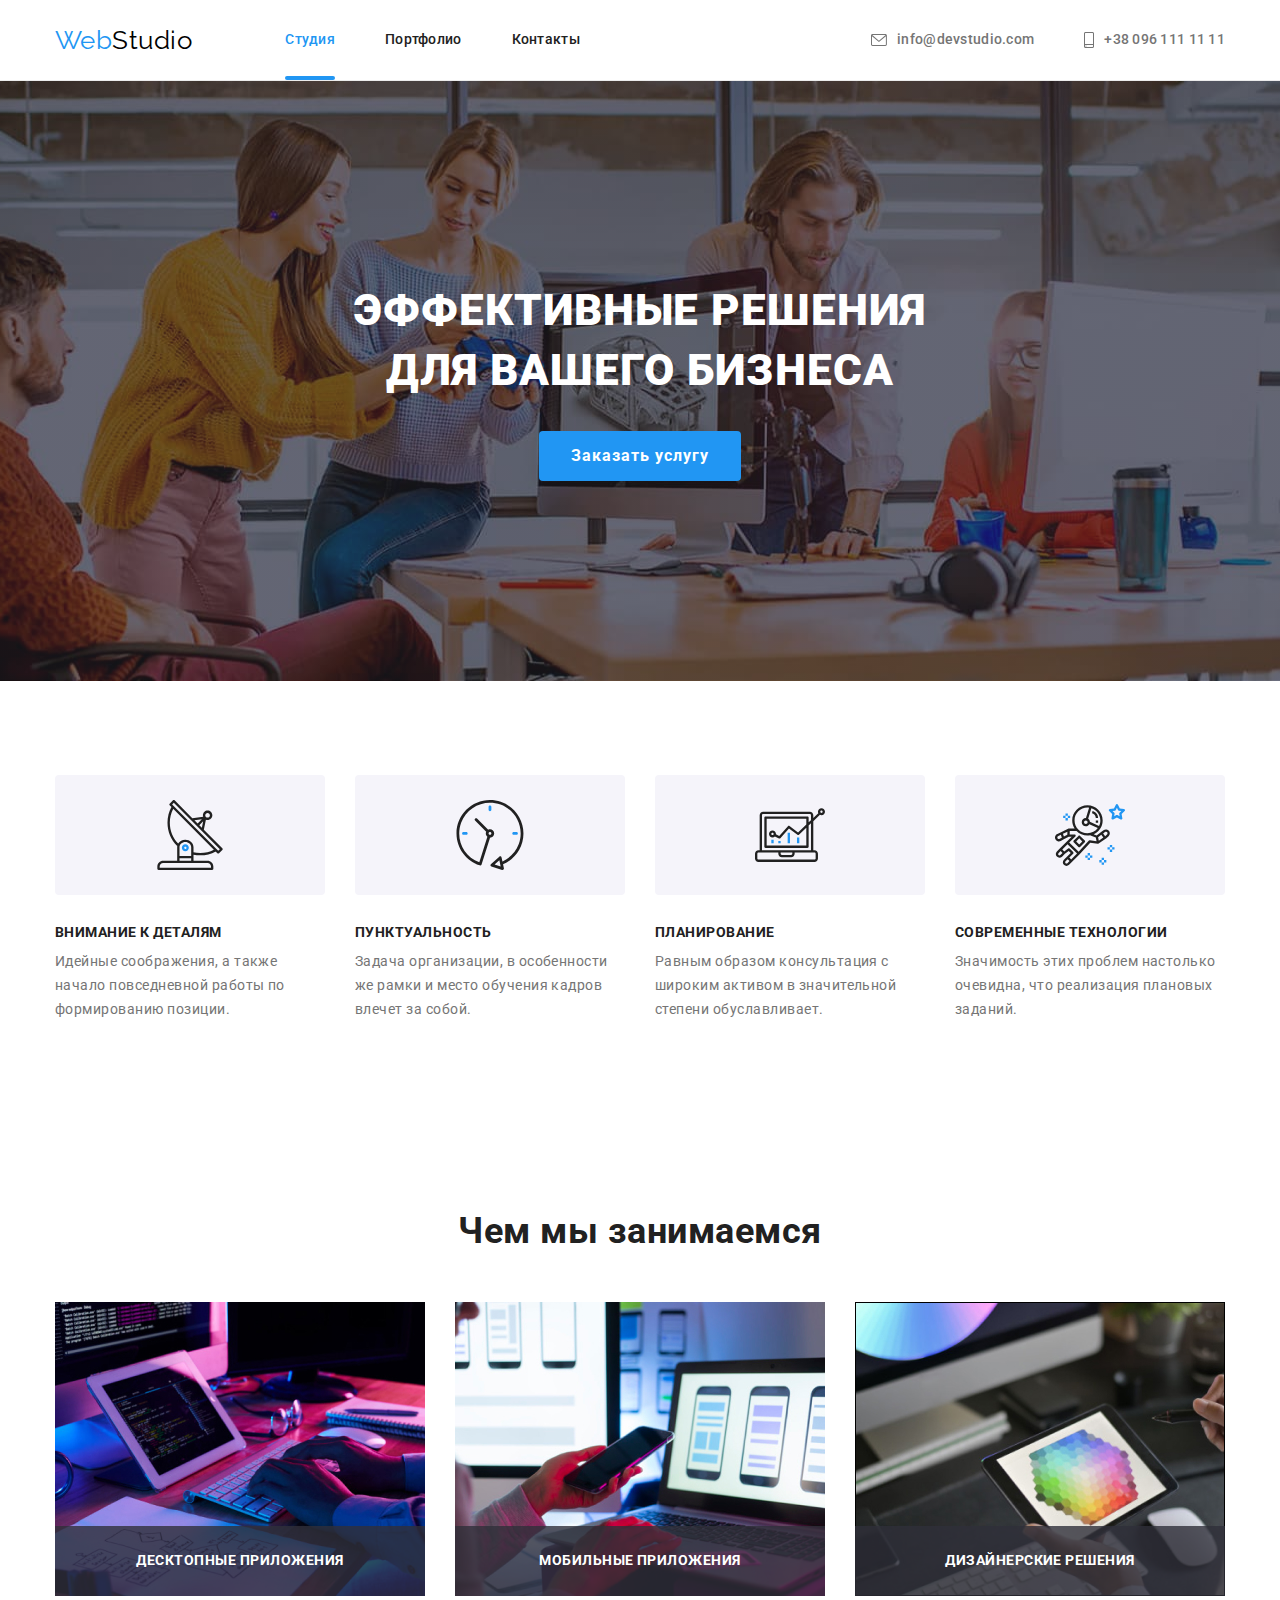
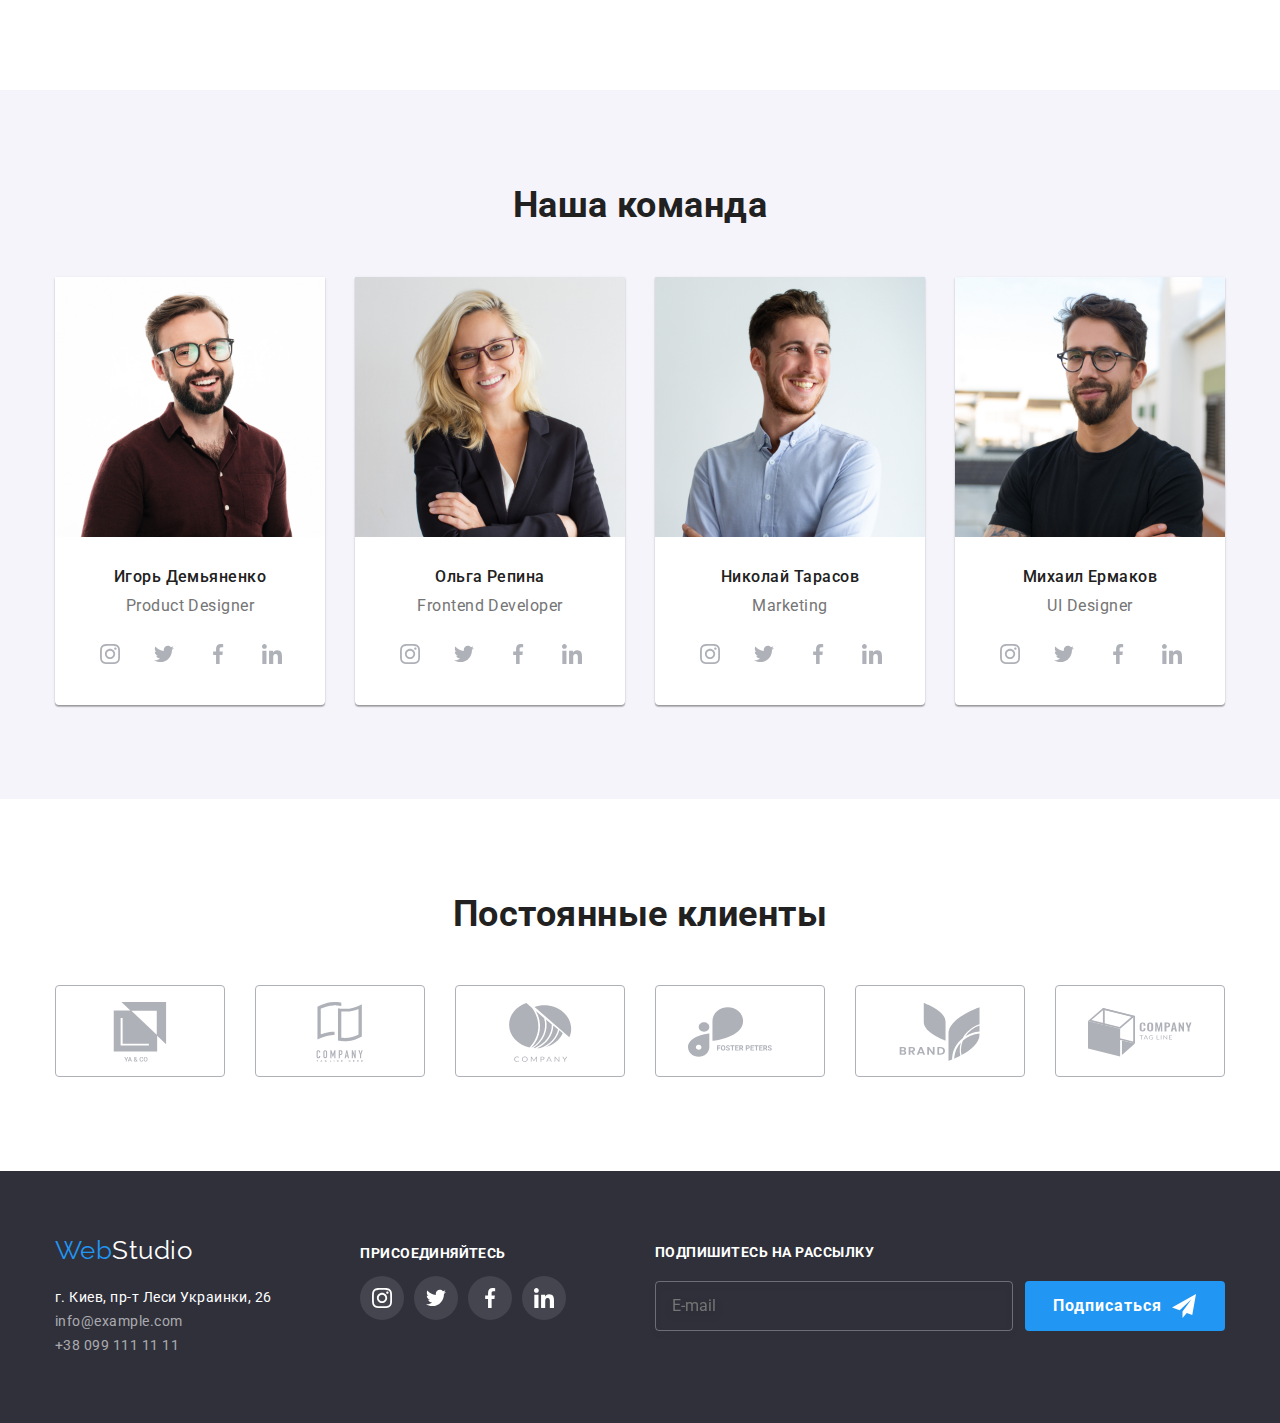
<file: index.html>
<!DOCTYPE html>
<html lang="en">
<head>
    <meta charset="UTF-8">
    <meta http-equiv="X-UA-Compatible" content="IE=edge">
    <meta name="viewport" content="width=device-width, initial-scale=1.0">
    <title>Document</title>
    <link href="https://fonts.googleapis.com/css2?family=Raleway:wght@700&family=Roboto:wght@400;500;700;900&display=swap" rel="stylesheet">
    <link rel="stylesheet" href="https://cdnjs.cloudflare.com/ajax/libs/modern-normalize/1.1.0/modern-normalize.min.css">
    <link rel="stylesheet" href="./css/styles.css">
</head>
<body>
    <!--Header-->
    <header class="header">
        <div class="conteiner main-nav">
        <nav class="nav">
            <a href="./index.html" class="logo"> <span class="logo-blue">Web</span>Studio</a>
            <ul class="header-nav">
                <li class="item"><a href="./index.html" class="link current">Студия</a></li>
                <li class="item"><a href="./portfolio.html" class="link">Портфолио</a></li>
                <li class="item"><a href="" class="link">Контакты</a></li>
            </ul>
        </nav>
        <ul class="header-address">
            <li class="item"><a href="mailto:info@devstudio.com" class="link">
                <svg class="icon-mail">
                    <use href="./images/icons.svg#icon-envelope"></use>
                </svg>
                info@devstudio.com</a></li>
            <li class="item"><a href="tel:+380961111111" class="link">
                <svg class="icon-phone">
                    <use href="./images/icons.svg#icon-smartphone"></use>
                </svg>
                +38 096 111 11 11</a></li>
        </ul>
        </div>
    </header>


<!--Main content-->

<main>
    <!--Banner-->
    
        <section class="banner">
            <div class="conteiner">
                <h1 class="banner-text">Эффективные решения 
                    для вашего бизнеса</h1>
                <button type="button" class="banner-button" data-modal-open>Заказать услугу</button>
            </div>
            <div class="blackdrop is-hidden" data-modal>
                <div class="modal">
                    <button data-modal-close class="modal-btn">
                        <svg width="11" height="11">
                            <use href="./images/icons.svg#icon-vector"></use>
                        </svg>
                    </button>
                    <form class="modal-form" action="user_form" autocomplete="off">
                        <p class="modal-title">Оставьте свои данные, мы вам перезвоним</p>
                        <div class="modal-list">
                            <label class="modal-label" for="name">Имя</label>
                            <input class="modal-input" type="text" id="name">
                            <span class="modal-icon">
                                <svg width="18" height="18">
                                    <use href="./images/icons.svg#icon-modal-user"></use>
                                </svg>
                            </span>
                            </div>
                            <div class="modal-list">
                                <label class="modal-label" for="tel">Телефон</label>                                
                                <input class="modal-input" type="tel" id="tel">
                                <span class="modal-icon">
                                    <svg  width="18" height="18">
                                        <use href="./images/icons.svg#icon-modal-tel"></use>
                                    </svg>
                                </span>                                
                            </div>
                            <div class="modal-list">
                                <label class="modal-label" for="email">Почта</label>                                
                                <input class="modal-input" type="email" id="email">
                                <span class="modal-icon">
                                    <svg width="18" height="18" xmlns="http://www.w3.org/2000/svg">
                                        <use href="./images/icons.svg#icon-modal-mail"></use>
                                    </svg>
                                </span>                                
                            </div>
                            <div class="modal-list">
                                <label class="modal-label" for="comment">Комментарий</label>
                                <textarea name="comment" id="comment" rows="5" placeholder="Введите текст"></textarea>
                            </div>
                            <div class="modal-checkbox">
                                <input class="checkbox-input" type="checkbox" name="check-box" id="check-box">
                                <span class="agreement-icon">
                                    <svg width="16" height="15" xmlns="http://www.w3.org/2000/svg">
                                        <use href="./images/icons.svg#icon-agree-icon"></use>
                                    </svg>
                                </span>
                                <label class="modal-label" for="check-box">Соглашаюсь с рассылкой и принимаю <a class="link-agreement" href="">Условия договора</a></label>
                            </div>
                                <button class="form-btn" type="submit">Отправить</button>
                    </form>
                </div>
            </div>
    </section>
    
    
    <!-- info -->
    
        <section class="info section">
            <div class="conteiner">
                <ul class="info-list">
                    <li class="item">
                        <div class="icon-div">
                        <svg class="icon-antenna icon" width="70" height="70">
                            <use href="./images/icons.svg#icon-antenna"></use>
                        </svg>
                    </div>
                        <h3 class="info-head">Внимание к деталям</h3>
                        <p class="info-text">Идейные соображения, а также начало повседневной работы по формированию позиции.</p>
                    </li>
                    <li class="item">
                        <div class="icon-div">
                        <svg class="icon-clock icon" width="70" height="70">
                            <use href="./images/icons.svg#icon-clock"></use>
                        </svg>
                    </div>
                        <h3 class="info-head">Пунктуальность</h3>
                        <p class="info-text">Задача организации, в особенности же рамки и место обучения кадров влечет за собой.</p>
                    </li>
                    <li class="item">
                        <div class="icon-div">
                        <svg class="icon-diagram icon" width="70" height="70">
                            <use href="./images/icons.svg#icon-diagram"></use>
                        </svg>
                    </div>
                        <h3 class="info-head">Планирование</h3>
                        <p class="info-text">Равным образом консультация с широким активом в значительной степени обуславливает.</p>
                    </li>
                    <li class="item">
                        <div class="icon-div">
                        <svg class="icon-astronaut icon" width="70" height="70">
                            <use href="./images/icons.svg#icon-astronaut"></use>
                        </svg>
                    </div>
                        <h3 class="info-head">Современные технологии</h3>
                        <p class="info-text">Значимость этих проблем настолько очевидна, что реализация плановых заданий.</p>
                    </li>
                </ul>
            </div>
        </section>
    

    <!--What we do-->
    
        <section class="our-work section">
            <div class="conteiner">
                <h2 class="section-title">Чем мы занимаемся</h2>
            <ul class="work-list">
                <li class="item">
                    <div class="work-thumb">
                    <img src="./images/img.jpg" alt="hand on a keyboard" width="370">
                    <p class="work-cover">Десктопные приложения</p>
                    </div>
                </li>
                <li class="item">
                    <div class="work-thumb">
                    <img src="./images/img(1).jpg" alt="one hand with telephone, another one on laptop" width="370">
                    <p class="work-cover">Мобильные приложения</p>
                    </div>
                </li>
                <li class="item">
                    <div class="work-thumb">
                    <img src="./images/img(2).jpg" alt="a tablet in one hand" width="370">
                    <p class="work-cover">Дизайнерские решения</p>
                    </div>
                </li>
            </ul>
            </div>
        </section>
    

        <!--Our team-->
        
            <section class="team section">
                <div class="conteiner">
                    <h2 class="section-title">Наша команда</h2>
                <ul class="team-list">
                    <li class="item">
                        <img src="./images/img(3).jpg" alt="photo" width="270">
                        <h3 class="team-name">Игорь Демьяненко</h3>
                        <p class="team-position">Product Designer</p>
                        <ul class="team-links">
                            <li><a href="" class="social-link">
                                    <svg class="team-social-link" width="20" height="20">
                                        <use href="./images/icons.svg#icon-instagram"></use>
                                    </svg>
                                </a></li>
                            <li><a href="" class="social-link">
                                    <svg class="team-social-link" width="20" height="20">
                                        <use href="./images/icons.svg#icon-twitter"></use>
                                    </svg>
                                </a></li>
                            <li><a href="" class="social-link">
                                    <svg class="team-social-link" width="20" height="20">
                                        <use href="./images/icons.svg#icon-facebook"></use>
                                    </svg>
                                </a></li>
                            <li><a href="" class="social-link">
                                    <svg class="team-social-link" width="20" height="20">
                                        <use href="./images/icons.svg#icon-linkedin"></use>
                                    </svg>
                                </a></li>
                        </ul>
                    </li>
                    <li class="item">
                        <img src="./images/img(4).jpg" alt="photo" width="270">
                        <h3 class="team-name">Ольга Репина</h3>
                        <p class="team-position">Frontend Developer</p>
                        <ul class="team-links">
                            <li><a href="" class="social-link">
                                <svg class="team-social-link" width="20" height="20">
                                    <use href="./images/icons.svg#icon-instagram"></use>
                                </svg>
                            </a></li>
                            <li><a href="" class="social-link">
                                <svg class="team-social-link" width="20" height="20">
                                    <use href="./images/icons.svg#icon-twitter"></use>
                                </svg>
                            </a></li>
                            <li><a href="" class="social-link">
                                <svg class="team-social-link" width="20" height="20">
                                    <use href="./images/icons.svg#icon-facebook"></use>
                                </svg>
                            </a></li>
                            <li><a href="" class="social-link">
                                <svg class="team-social-link" width="20" height="20">
                                    <use href="./images/icons.svg#icon-linkedin"></use>
                                </svg>
                            </a></li>
                        </ul>
                    </li>
                    <li class="item">
                        <img src="./images/img(5).jpg" alt="photo" width="270">
                        <h3 class="team-name">Николай Тарасов</h3>
                        <p class="team-position">Marketing</p>
                        <ul class="team-links">
                            <li><a href="" class="social-link">
                                    <svg class="team-social-link" width="20" height="20">
                                        <use href="./images/icons.svg#icon-instagram"></use>
                                    </svg>
                                </a></li>
                            <li><a href="" class="social-link">
                                    <svg class="team-social-link" width="20" height="20">
                                        <use href="./images/icons.svg#icon-twitter"></use>
                                    </svg>
                                </a></li>
                            <li><a href="" class="social-link">
                                    <svg class="team-social-link" width="20" height="20">
                                        <use href="./images/icons.svg#icon-facebook"></use>
                                    </svg>
                                </a></li>
                            <li><a href="" class="social-link">
                                    <svg class="team-social-link" width="20" height="20">
                                        <use href="./images/icons.svg#icon-linkedin"></use>
                                    </svg>
                                </a></li>
                        </ul>
                    </li>
                     <li class="item">
                         <img src="./images/img(6).jpg" alt="photo" width="270">
                         <h3 class="team-name">Михаил Ермаков</h3>
                         <p class="team-position">UI Designer</p>
                        <ul class="team-links">
                            <li><a href="" class="social-link">
                                    <svg class="team-social-link" width="20" height="20">
                                        <use href="./images/icons.svg#icon-instagram"></use>
                                    </svg>
                                </a></li>
                            <li><a href="" class="social-link">
                                    <svg class="team-social-link" width="20" height="20">
                                        <use href="./images/icons.svg#icon-twitter"></use>
                                    </svg>
                                </a></li>
                            <li><a href="" class="social-link">
                                    <svg class="team-social-link" width="20" height="20">
                                        <use href="./images/icons.svg#icon-facebook"></use>
                                    </svg>
                                </a></li>
                            <li><a href="" class="social-link">
                                    <svg class="team-social-link" width="20" height="20">
                                        <use href="./images/icons.svg#icon-linkedin"></use>
                                    </svg>
                                </a></li>
                        </ul>
                        </li>
                </ul>
                </div>
            </section>

            <!--Client -->

            <section class="client section">
                <div class="conteiner">
                    <h2 class="section-title">Постоянные клиенты</h2>
                    <ul class="client-list">
                        <li class="client-item">
                            <a href="" class="client-link">
                            <svg class="client-icon" width="106" height="60">
                                <use href="./images/icons.svg#icon-group-Ya"></use>
                            </svg>
                        </a>
                        </li>
                        <li class="client-item">
                            <a href="" class="client-link">
                            <svg class="client-icon" width="106" height="60">
                                <use href="./images/icons.svg#icon-group-taglinehere"></use>
                            </svg>
                        </a>
                        </li>
                        <li class="client-item">
                            <a href="" class="client-link">
                            <svg class="client-icon" width="106" height="60">
                                <use href="./images/icons.svg#icon-group-company"></use>
                            </svg>
                        </a>
                        </li>
                        <li class="client-item">
                            <a href="" class="client-link">
                            <svg class="client-icon" width="106" height="60">
                                <use href="./images/icons.svg#icon-group-foster"></use>
                            </svg>
                        </a>
                        </li>
                        <li class="client-item">
                            <a href="" class="client-link">
                            <svg class="client-icon" width="106" height="60">
                                <use href="./images/icons.svg#icon-group-brand"></use>
                            </svg>
                        </a>
                        </li>
                        <li class="client-item">
                            <a href="" class="client-link">
                            <svg class="client-icon" width="106" height="60">
                                <use href="./images/icons.svg#icon-group-tag-line"></use>
                            </svg>
                        </a>
                        </li>
                    </ul>
                </div>
            </section>
        
    </main>



    <!--Footers content-->

    <footer class="footer">
        <div class="conteiner">
            <div class="main-footer">
                <a href="./index.html" class="logo"><span class="logo-blue">Web</span>Studio</a>
                <address class="footer-nav">
                    <ul class="footer-address">
                        <li><a href="г.Киев,пр-тЛесиУкраинки,26" class="link address">г. Киев, пр-т Леси Украинки, 26</a>
                        </li>
                        <li><a href="mailto:info@example.com" class="link contact">info@example.com</a></li>
                        <li><a href="tel:+380991111111" class="link contact">+38 099 111 11 11</a></li>
                    </ul>
                </address>
            </div>
            <div class="footer-social">
                <h3 class="footer-social-title">присоединяйтесь</h3>
                <ul class="footer-social-list">
                    <li>
                        <a href="" class="footer-social-link">
                            <svg class="footer-social-icon" width="20" height="20">
                                <use href="./images/icons.svg#icon-instagram">
                                </use>
                            </svg>
                        </a>
                    </li>
                    <li>
                        <a href="" class="footer-social-link">
                            <svg class="footer-social-icon" width="20" height="20">
                                <use href="./images/icons.svg#icon-twitter">
                                </use>
                            </svg>
                        </a>
                    </li>
                    <li>
                        <a href="" class="footer-social-link">
                            <svg class="footer-social-icon" width="20" height="20">
                                <use href="./images/icons.svg#icon-facebook">
                                </use>
                            </svg>
                        </a>
                    </li>
                    <li>
                        <a href="" class="footer-social-link">
                            <svg class="footer-social-icon" width="20" height="20">
                                <use href="./images/icons.svg#icon-linkedin">
                                </use>
                            </svg>
                        </a>
                    </li>
                </ul>
            </div>
            <form class="footer-form" action="signup_form">
                <label class="footer-label" for="sign">Подпишитесь на рассылку</label>
                <div class="footer-div">
                    <input class="footer-input" type="email" name="sign" id="sign" placeholder="E-mail">
                    <button class="footer-btn" type="submit">Подписаться
                        <svg class="icon-send" width="24" height="24">
                            <use href="./images/icons.svg#icon-icon-send"></use>
                        </svg>
                    </button>
                </div>
            </form>
    
        </div>
    </footer>
    <script src="./js/modal.js"></script>
</body>
</html>
</file>
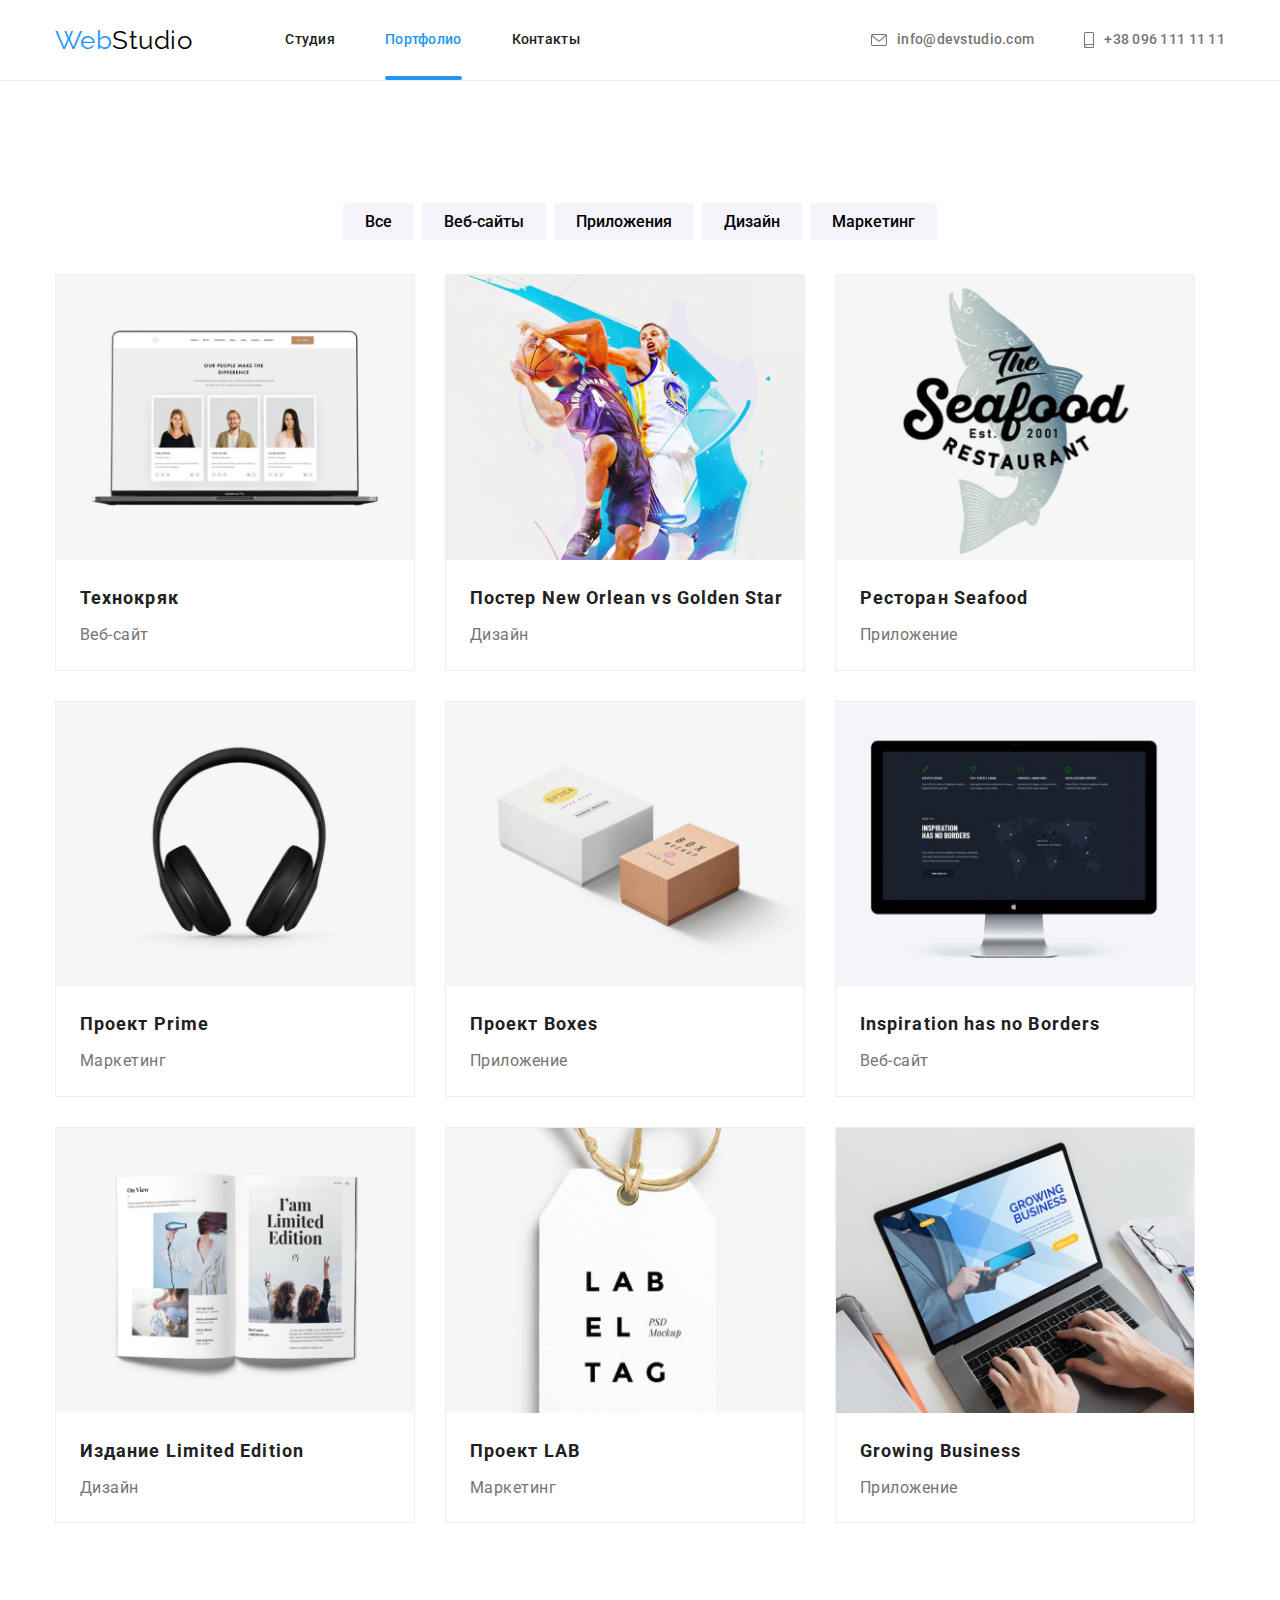
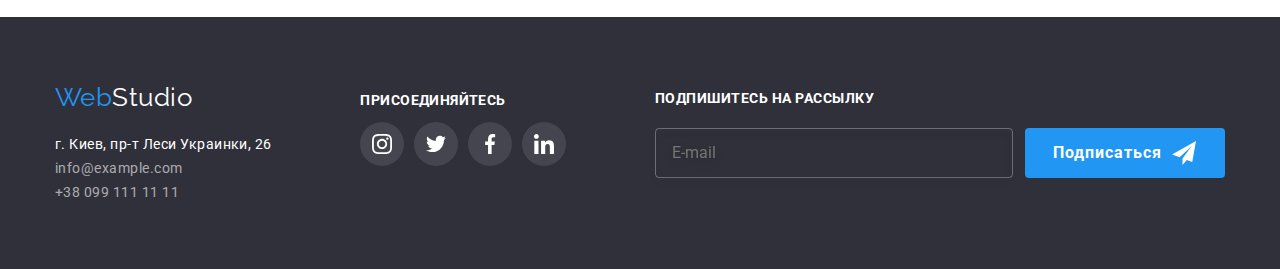
<file: portfolio.html>
<!DOCTYPE html>
<html lang="en">
<head>
    <meta charset="UTF-8">
    <meta http-equiv="X-UA-Compatible" content="IE=edge">
    <meta name="viewport" content="width=device-width, initial-scale=1.0">
    <title>Document</title>
    <link href="https://fonts.googleapis.com/css2?family=Raleway:wght@700&family=Roboto:wght@400;500;700;900&display=swap" rel="stylesheet">
    <link rel="stylesheet" href="https://cdnjs.cloudflare.com/ajax/libs/modern-normalize/1.1.0/modern-normalize.min.css">
    <link rel="stylesheet" href="./css/styles.css">
</head>
<body>

     <!--Header-->
     <header class="header">
        <div class="conteiner main-nav">
        <nav class="nav">
            <a href="./index.html" class="logo"> <span class="logo-blue">Web</span>Studio</a>
            <ul class="header-nav">
                <li class="item"><a href="./index.html" class="link">Студия</a></li>
                <li class="item"><a href="./portfolio.html" class="link current">Портфолио</a></li>
                <li class="item"><a href="" class="link">Контакты</a></li>
            </ul>
        </nav>
        <ul class="header-address">
            <li class="item"><a href="mailto:info@devstudio.com" class="link">
                    <svg class="icon-mail">
                        <use href="./images/icons.svg#icon-envelope"></use>
                    </svg>
                    info@devstudio.com</a></li>
            <li class="item"><a href="tel:+380961111111" class="link">
                    <svg class="icon-phone">
                        <use href="./images/icons.svg#icon-smartphone"></use>
                    </svg>
                    +38 096 111 11 11</a></li>
        </ul>
    </div>
    </header>

    <!--Main content-->

    <main>

        <!--Buttons list-->
        <section class="section">
            <div class="conteiner">
                <h2 class="port-title">company-projects</h2>
            <ul class="portfolio-nav">
                <li class="item">
                    <button type="button" class="portfolio-button">Все</button></li>
                <li class="item">
                    <button type="button" class="portfolio-button">Веб-сайты</button></li>
                <li class="item">
                    <button type="button" class="portfolio-button">Приложения</button></li>
                <li class="item">
                    <button type="button" class="portfolio-button">Дизайн</button></li>
                <li class="item">
                    <button type="button" class="portfolio-button">Маркетинг</button></li>
            </ul>

        <!-- Our projects -->
        <ul class="our-project">
                <li class="item">
                    <a href="" class="portfolio-link">
                        <div class="portfolio-thumb">
                            <img src="./images/HW_2/portfolio_1.jpg" alt="screen with fotos" width="370">
                            <p class="project-text">Технокряк это современная площадка распространения коронавируса. Компании используют эту
                                платформу для цифрового
                                шпионажа и атак на защищённые сервера конкурентов.</p>
                        </div>
                        <h3 class="project-name">Технокряк</h3>
                        <p class="product">Веб-сайт</p>
                    </a>
                </li>
                <li class="item">
                    <a href="" class="portfolio-link">
                        <div class="portfolio-thumb">
                            <img src="./images/HW_2/portfolio_2.jpg" alt="two basketball players" width="370">
                            <p class="project-text">Технокряк это современная площадка распространения коронавируса. Компании используют эту
                                платформу для цифрового
                                шпионажа и атак на защищённые сервера конкурентов.</p>
                        </div>
                        <h3 class="project-name">Постер New Orlean vs Golden Star</h3>
                        <p class="product">Дизайн</p>
                    </a>
                </li>
                <li class="item">
                    <a href="" class="portfolio-link">
                        <div class="portfolio-thumb">
                            <img src="./images/HW_2/portfolio_3.jpg" alt="signboard of a restoran" width="370">
                            <p class="project-text">Технокряк это современная площадка распространения коронавируса. Компании используют эту
                                платформу для цифрового
                                шпионажа и атак на защищённые сервера конкурентов.</p>
                        </div>
                        <h3 class="project-name">Ресторан Seafood</h3>
                        <p class="product">Приложение</p>
                    </a>
                </li>
                <li class="item">
                    <a href="" class="portfolio-link">
                        <div class="portfolio-thumb">
                            <img src="./images/HW_2/portfolio_4.jpg" alt="headphones" width="370">
                            <p class="project-text">Технокряк это современная площадка распространения коронавируса. Компании используют эту
                                платформу для цифрового
                                шпионажа и атак на защищённые сервера конкурентов.</p>
                        </div>
                        <h3 class="project-name">Проект Prime</h3>
                        <p class="product">Маркетинг</p>
                    </a>
                </li>
                <li class="item">
                    <a href="" class="portfolio-link">
                        <div class="portfolio-thumb">
                            <img src="./images/HW_2/portfolio_5.jpg" alt="two boxes" width="370">
                            <p class="project-text">Технокряк это современная площадка распространения коронавируса. Компании используют эту
                                платформу для цифрового
                                шпионажа и атак на защищённые сервера конкурентов.</p>
                        </div>
                        <h3 class="project-name">Проект Boxes</h3>
                        <p class="product">Приложение</p>
                    </a>
                </li>
                <li class="item">
                    <a href="" class="portfolio-link">
                        <div class="portfolio-thumb">
                            <img src="./images/HW_2/portfolio_6.jpg" alt="screen" width="370">
                            <p class="project-text">Технокряк это современная площадка распространения коронавируса. Компании используют эту
                                платформу для цифрового
                                шпионажа и атак на защищённые сервера конкурентов.</p>
                        </div>
                        <h3 class="project-name">Inspiration has no Borders</h3>
                        <p class="product">Веб-сайт</p>
                    </a>
                </li>
                <li class="item">
                    <a href="" class="portfolio-link">
                        <div class="portfolio-thumb">
                            <img src="./images/HW_2/portfolio_7.jpg" alt="magazine page" width="370">
                            <p class="project-text">Технокряк это современная площадка распространения коронавируса. Компании используют эту
                                платформу для цифрового
                                шпионажа и атак на защищённые сервера конкурентов.</p>
                        </div>
                        <h3 class="project-name">Издание Limited Edition</h3>
                        <p class="product">Дизайн</p>
                    </a>
                </li>
                <li class="item">
                    <a href="" class="portfolio-link">
                        <div class="portfolio-thumb">
                            <img src="./images/HW_2/portfolio_8.jpg" alt="label" width="370">
                            <p class="project-text">Технокряк это современная площадка распространения коронавируса. Компании используют эту
                                платформу для цифрового
                                шпионажа и атак на защищённые сервера конкурентов.</p>
                        </div>
                        <h3 class="project-name">Проект LAB</h3>
                        <p class="product">Маркетинг</p>
                    </a>
                </li>
                <li class="item">
                    <a href="" class="portfolio-link">
                        <div class="portfolio-thumb">
                            <img src="./images/HW_2/portfolio_9.jpg" alt="laptop with hands on it keyboard" width="370">
                            <p class="project-text">Технокряк это современная площадка распространения коронавируса. Компании используют эту
                                платформу для цифрового
                                шпионажа и атак на защищённые сервера конкурентов.</p>
                        </div>
                        <h3 class="project-name">Growing Business</h3>
                            <p class="product">Приложение</p>
                        </a>
                    </li>
        </ul>
            </div>
        </section>
    </main>



    <!--Footers content-->
    <footer class="footer">
        <div class="conteiner">
            <div class="main-footer">
                <a href="./index.html" class="logo"><span class="logo-blue">Web</span>Studio</a>
                <address class="footer-nav">
                    <ul class="footer-address">
                        <li><a href="г.Киев,пр-тЛесиУкраинки,26" class="link address">г. Киев, пр-т Леси Украинки, 26</a>
                        </li>
                        <li><a href="mailto:info@example.com" class="link contact">info@example.com</a></li>
                        <li><a href="tel:+380991111111" class="link contact">+38 099 111 11 11</a></li>
                    </ul>
                </address>
            </div>
            <div class="footer-social">
                <h3 class="footer-social-title">присоединяйтесь</h3>
                <ul class="footer-social-list">
                    <li>
                        <a href="" class="footer-social-link">
                            <svg class="footer-social-icon" width="20" height="20">
                                <use href="./images/icons.svg#icon-instagram">
                                </use>
                            </svg>
                        </a>
                    </li>
                    <li>
                        <a href="" class="footer-social-link">
                            <svg class="footer-social-icon" width="20" height="20">
                                <use href="./images/icons.svg#icon-twitter">
                                </use>
                            </svg>
                        </a>
                    </li>
                    <li>
                        <a href="" class="footer-social-link">
                            <svg class="footer-social-icon" width="20" height="20">
                                <use href="./images/icons.svg#icon-facebook">
                                </use>
                            </svg>
                        </a>
                    </li>
                    <li>
                        <a href="" class="footer-social-link">
                            <svg class="footer-social-icon" width="20" height="20">
                                <use href="./images/icons.svg#icon-linkedin">
                                </use>
                            </svg>
                        </a>
                    </li>
                </ul>
            </div>
            <form class="footer-form" action="signup_form">
                <label class="footer-label" for="sign">Подпишитесь на рассылку</label>
                <div class="footer-div">
                <input class="footer-input" type="email" name="sign" id="sign" placeholder="E-mail">
                <button class="footer-btn" type="submit">Подписаться
                    <svg class="icon-send" width="24" height="24">
                        <use href="./images/icons.svg#icon-icon-send"></use>
                    </svg>
                </button>
            </div>
            </form>
    
        </div>
    </footer>
    
</body>
</html>
</file>
<file: css/styles.css>
:root {
    --primery-text-color: #212121;
    --secondary-text-color: #757575;
    --main-white: #ffffff;
    --blue-accent: #2196F3;
    --footer-mail-tel-color: rgba(255, 255, 255, 0.6);
    --main-background-color: #2F303A;
    --client-logo-normal: #AFB1B8;
    --client-logo-accent: #2196F3;
    --footer-sociolink--main-color: rgba(255, 255, 255, 1);
    --footer-sociolink--accent-color: rgba(33, 150, 243, 1);
    --footer-sociolink--bcc-color: rgba(255, 255, 255, 0.1);
    --portfolio-cards-overlay: rgba(33, 150, 243, 0.9);
    --modal-background: rgba(0, 0, 0, 0.2);
    --modal-window-color: rgba(255, 255, 255, 1);
    --transition-timing: cubic-bezier(0.4, 0, 0.2, 1);



}

body {
    color: var(--primery-text-color);
    background-color: var(--main-white);
    font-family: Roboto, sans-serif;
    letter-spacing: 0.03em;
    max-width: 1600px;
    margin-left: auto;
    margin-right: auto;
}
/* header */

.conteiner {
    width: 1200px;
    margin-left: auto;
    margin-right: auto;
    padding-left: 15px;
    padding-right: 15px;
}

h1, h2, h3, h4, h5, h6, p {
    margin-top: 0;
}

button {
    cursor: pointer;
}

/* header */

.header {
    border-bottom: 1px solid #ECECEC;
}
.header-nav {
    margin: 0;
    padding: 0;
}
.header-address {
    margin: 0;
    padding: 0;
}
.main-nav {
    display: flex;
    align-items: center;
}

.logo {
    font-family: Raleway, sans-serif;
    text-decoration: none;
    font-size: 26px;
    line-height: 1.19;
    color: #000000;
}

.logo-blue {
    color: var(--blue-accent);
}

.nav, .header-nav {
    display: flex;
    align-items: center;
}

.header-nav {
    margin-left: 93px;
}

.header-nav .item:not(:last-child) {
    margin-right: 50px;
}

a.logo {
    margin: 0;
}
.header-nav a {
    display: block;
    padding-top: 32px;
    padding-bottom: 32px;

    color: var(--primery-text-color);
    text-decoration: none;
}
.header-nav, .link.current {
    color: var(--blue-accent);
}

.header-address {
    display: flex;
    margin-left: auto;
}

.header-address .item + .item {
    margin-left: 50px;
}
.header-address a {
    color: var(--secondary-text-color);
    text-decoration: none;
    display: flex;
    align-items: center;
}

.header-nav, .header-address {
    letter-spacing: 0.02em;
    font-weight: 500;
    font-size: 14px;
    line-height: 1.14;
    
    list-style: none;
}

.header-nav .link,
.header-address .link {
    transition: color 250ms var(--transition-timing);
}


.header-nav .link:hover, .header-nav .link:focus,
.header-address .link:hover,.header-address .link:focus {
    color: var(--blue-accent);
}
.icon-mail {
    margin-right: 10px;
    width: 16px;
    height: 12px;
    fill: currentColor;
    transition: fill 250ms var(--transition-timing);
}

.icon-mail:hover,
.icon-mail:focus {
    fill: var(--blue-accent);
}

.icon-phone {
    margin-right: 10px;
    width: 10px;
    height: 16px;
    fill: currentColor;
    transition: fill 250ms var(--transition-timing);
}
.icon-phone:hover,
.icon-phone:focus {
    fill: var(--blue-accent);
}

.header-nav .item {
    position: relative;

}
.current::after {
    content: "";
    position: absolute;
    bottom: 0;
    left: 0;
    width: 100%;
    height: 4px;
    border-radius: 2px;
    
    background-color: var(--blue-accent);
}


.section {
    padding-top: 94px;
    padding-bottom: 94px;
}

/* main page banner */

.banner {
    background-color: var(--main-background-color);
    letter-spacing: 0.06em;
    text-align: center;
    padding: 200px 0;

    background-image: linear-gradient(to right,
    rgba(47, 48, 58, 0.4),
    rgba(47, 48, 58, 0.4)),
    url("../images/banner-img.jpg");
    max-width: 1600px;
    background-repeat: no-repeat;
    background-position: center;
    margin-left: auto;
    margin-right: auto;

    background-color: #C4C4C4;

}
.banner-text {
    color: var(--main-white);
    font-weight: 900;
    font-size: 44px;
    line-height: 1.36;
    text-align: center;
    text-transform: uppercase;
    margin: 0;
    white-space: pre-line;
}

.banner-button {
    color: var(--main-white);
    background-color: var(--blue-accent);
    letter-spacing: 0.06em;
    font-weight: 700;
    font-size: 16px;
    line-height: 1.87;
    cursor: pointer;
    margin-top: 30px;
    border-radius: 4px;
    padding: 10px 32px;
    border: transparent;
}

/*---------------- Modal---------------- */

.blackdrop {
    position: fixed;
    top: 0;
    left: 0;
    width: 100%;
    height: 100%;
    background-color: var(--modal-background);

    opacity: 1;
    transition: opacity 250ms var(--transition-timing);
    z-index: 2;
}

.blackdrop.is-hidden {
    opacity: 0;
    pointer-events: none;
    visibility: hidden;
}

.blackdrop.is-hidden .modal {
    transform: translate(-50%, -50%) scaleY(0.5);

}

.modal {
    position: absolute;
    width: 528px;
    height: 581px;
    border-radius: 4px;
    top: 50%;
    left: 50%;
    transform: translate(-50%, -50%) scaleY(1);
    transition: transform 250ms var(--transition-timing);
    padding: 40px;



    
    background-color: var(--modal-window-color);
}

.modal-btn {
    display: flex;
    justify-content: center;
    align-items: center;
    position: absolute;
    top: 0;
    right: 0;

    margin-top: 8px;
    margin-right: 8px;

    width: 30px;
    height: 30px;
    border-radius: 50%;
    border: 1px solid rgba(0, 0, 0, 0.1);

    fill: #000;
    transition: fill 250ms var(--transition-timing);
}

.modal-btn:hover,
.modal-btn:focus {
    fill: var(--blue-accent);
}


/* ---------Modal window --------*/

.modal-form {
    width: 100%;
    height: 100%;
    margin: 0;
    padding: 0;
    display: flex;
    flex-direction: column;
    justify-content: space-around;
}


.modal-title {
    font-weight: 700;
    font-size: 20px;
    line-height: 1.15;
    margin: 0;
    padding: 0;
    white-space: nowrap;
    margin-bottom: 12px;
}

.modal-list {
    list-style: none;
    margin: 0;
    padding: 0;
    text-align: start;
    display: flex;
    flex-direction: column;
    position: relative;
}


.modal-label {
    font-size: 12px;
    line-height: 1.16;
    letter-spacing: 0.01em;
    color: var(--secondary-text-color);
    margin-bottom: 4px;
}

.modal-input {
    position: relative;
    border: 1px solid rgba(33, 33, 33, 0.2);
    border-radius: 4px;
    height: 40px;
    padding-left: 42px;
    transition: border 250ms var(--transition-timing);

}

.modal-list [placeholder] {
    font-family: Roboto;
    font-weight: 400;
    font-size: 12px;
    line-height: 1.16;
    letter-spacing: 0.01em;
    color: rgba(117, 117, 117, 0.5);
    padding-left: 16px;
    padding-top: 12px;
}
.modal-list:nth-child(n + 3) {
    margin-top: 10px;
}


textarea {
    border: 1px solid rgba(33, 33, 33, 0.2);
    border-radius: 4px;
    resize: none;
    height: 120px;
    margin-bottom: 20px;
    transition: border 250ms var(--transition-timing);
}

textarea:focus {
    outline: none;
    border: 1px solid #2196F3;
}

.modal-checkbox {
    display: flex;
    justify-content: center;
    align-items: center;position: relative;
}

.checkbox-input {
    -webkit-appearance: none;
    -moz-appearance: none;
    appearance: none;

    position: absolute;
}

.modal-checkbox label {
    font-family: Roboto;
    font-size: 14px;
    line-height: 1.71;
    color: var(--secondary-text-color);
    margin-left: 9px;
}


.link-agreement {
    color: var(--blue-accent);
}


.checkbox-input:checked + .agreement-icon {
    background-color: var(--blue-accent);
    border: none;
}


.agreement-icon {
    fill: var(--main-white);
    border-radius: 2px;
    border: 1px solid var(--primery-text-color);
    width: 16px;
    height: 15px;
    display: flex;
    align-items: center;
    justify-content: center;
}

.form-btn {
    margin: 0 auto;
    width: 200px;
    height: 50px;
    padding: 10px 55px;
    background-color: var(--blue-accent);
    font-weight: 700;
    font-size: 16px;
    line-height: 1.87;
    color: var(--main-white);
    box-shadow: 0px 4px 4px rgba(0, 0, 0, 0.15);
    border-radius: 4px;
    letter-spacing: 0.06em;
    margin-top: 30px;
    border: transparent;
}

.modal-icon {
    position: absolute;
    top: 48%;
    left: 12px;
    width: 18px;
    height: 18px;
    fill: currentColor;
    transition: fill 250ms var(--transition-timing);

}

.modal-input:focus {
    outline: none;
    border: 1px solid #2196F3;
}

.modal-list:focus-within > .modal-icon {
    fill: var(--blue-accent);
}


/* ----------info -------------*/

.info {
    padding-top: 94px;
}
.info-list {
    display: flex;
    list-style: none;
    margin: 0;
    padding: 0;
}
.info-head {
    font-weight: 700;
    font-size: 14px;
    line-height: 1.14;
    text-transform: uppercase;
    margin-bottom: 0;
    margin-top: 30px;
}
.info-text {
    color: var(--secondary-text-color);
    font-size: 14px;
    line-height: 1.71;
    list-style: none;
    margin-bottom: 0;
    margin-top: 10px;
}

.info-list .item:not(:last-child) {
    margin-right: 30px;
}


.info-list .item {
    display: block;
    margin: 0;
    padding: 0;
}

.icon-div {
    display: flex;
    background: #F5F4FA;
    width: 270px;
    height: 120px;
    border-radius: 4px;
    padding: 25px 100px;
}

.icon {
    display: flex;
    align-items: center;
    justify-content: center;
}



/* what we do */

.our-work {
    padding-top: 94px;
}
.section-title {
    font-weight: 700;
    font-size: 36px;
    line-height: 1.17;
    text-align: center;
    margin: 0;
    margin-bottom: 50px;
}
.work-list .item {
    list-style: none;
    margin: 0;
}
.work-list {
    display: flex;
    margin: 0;
    padding: 0;
}
.work-list .item:not(:last-child) {
    margin-right: 30px;
}

/* -----------Our work overlay ----------*/

.work-thumb {
    position: relative;
}


.work-cover {
    position: absolute;
    width: 100%;
    bottom: 0;
    left: 0;

    margin: 0;
    font-weight: 700;
    font-size: 14px;
    line-height: 1.14;
    text-transform: uppercase;

    color: var(--main-white);

    height: 70px;
    background-color: rgba(47, 48, 58, 0.8);
    display: flex;
    justify-content: center;
    align-items: center;
}

/* our team */

.team.section {
    background-color: #F5F4FA;
}
.team {
    padding-top: 94px;
}
.team-list .item {
    list-style: none;
    margin: 0;
    border-radius: 0px 0px 4px 4px;

    background: var(--main-white);
    box-shadow: 0px 1px 3px rgba(0, 0, 0, 0.12), 0px 1px 1px rgba(0, 0, 0, 0.14), 0px 2px 1px rgba(0, 0, 0, 0.2);
}

.team-name {
    font-weight: 500;
    font-size: 16px;
    line-height: 1.19;
    text-align: center;
    margin: 0;
    margin-top: 30px;

}
.team-position {
    color: var(--secondary-text-color);
    font-size: 16px;
    line-height: 1.19;
    text-align: center;
    margin-top: 10px;
}
.team-list {
    display: flex;
    margin: 0;
    padding: 0;
    height: 428px;
}
.team-list .item:not(:last-child) {
    margin-right: 30px;
}

img {
    display: block; 
    max-width: 100%; 
    height: auto;
}

.team-links {
    display: flex;
    margin: 0;
    padding: 0;
    margin: 16px 32px 30px;
    list-style: none;

    padding-right: 0px;
    border: 1px solid transparent;
    width: 206px;
    height: 44px;
}
.social-link {
    display: block;
    padding-left: 0;
    padding: 12px;
    width: 44px;
    height: 44px;
    color: var(--client-logo-normal);

    transition: background-color 250ms var(--transition-timing),
    border-radius 250ms var(--transition-timing),
    color 250ms var(--transition-timing);


}

.team-social-link {
    fill: currentColor;
}


.social-link:hover,
.social-link:focus {
    background-color: var(--client-logo-accent);
    border-radius: 50%;
    color: var(--main-white);
}

.team-links li:nth-child(-n + 3) {
    margin-right: 10px;
}



/* clients */

.client-list {
    list-style: none;
    display: flex;
    margin: 0;
    padding: 0;
    justify-content: space-between;
}

.client-link {
    display: flex;
    width: 170px;
    height: 92px;
    padding: 16px 32px;
    border-radius: 4px;
    border: 1px solid var(--client-logo-normal);
    
    color: var(--client-logo-normal);

    transition: color 250ms var(--transition-timing),
    border-color 250ms var(--transition-timing);
}

.client-icon {
    fill: currentColor;
}

.client-link:hover,
.client-link:focus {
    color: var(--client-logo-accent);
    border-color: var(--client-logo-accent);
}



/* footer */

.footer .conteiner {
    display: flex;
    margin: 0 auto;
    height: 252px;
    
    justify-content: space-between;
    align-items: center;
}

.footer .logo {
    color: var(--main-white);
    margin-bottom: 20px;

}
.logo {
    display: block;
    margin-bottom: 20px;
}

.footer-address {
    list-style: none;
    text-decoration: none;
    margin: 0;
    padding: 0;
}
.footer-address .item:not(:first-child) {
    margin-top: 9px;
}

.footer-address .link {
    transition: color 250ms var(--transition-timing);

}

.footer-address .link:hover, .footer-address .link:focus {
    color: var(--blue-accent);
}
.footer-address a {
    text-decoration: none;
    font-style: normal;
}
.link.contact {
    font-size: 14px;
    line-height: 1.71;
    color: var(--footer-mail-tel-color);
}
.link.address {
    font-size: 14px;
    line-height: 1.71;
    color: var(--main-white);
}

.footer {
    background-color: var(--main-background-color);
}


.main-footer {
    display: block;
    margin: 0;
    padding: 0;
}


.footer-nav {
    display: flex;
    margin: 0;
    padding: 0;
}
.footer-social {
    display: block;
    margin: 0;
    padding: 0;
    padding-top: 12px;
    padding-bottom: 40px;
}

.footer-social-title {
    font-weight: 700;
    font-size: 14px;
    line-height: 1.14;
    letter-spacing: 0.03em;
    text-transform: uppercase;
    color: var(--main-white);
}

.footer-social-list {
    display: flex;
    list-style: none;
    margin: 0;
    padding: 0;
    width: 206px;
    height: 44px;
}

.footer-social-link {
    display: flex;
    margin: 0;
    padding: 0;
    width: 44px;
    height: 44px;
    padding: 12px;
    align-items: center;
    background-color: var(--footer-sociolink--bcc-color);
    fill: var(--main-white);
    
    border-radius: 50%;

    transition: background-color 250ms var(--transition-timing);
}

.footer-social-link:hover,
.footer-social-link:focus {
    background-color: var(--footer-sociolink--accent-color);
}
.footer-social-list li:nth-child(-n + 3) {
    margin-right: 10px;
}

/* ----------footer form-------------- */


.footer-form {
    margin: 0;
    padding: 0;
    width: 570px;
    height: 86px;
    margin-top: 72px;
    margin-bottom: 94px;
}

.footer-label {
    width: 100%;
    font-family: Roboto;
font-weight: 700;
font-size: 14px;
line-height: 1.14;
text-transform: uppercase;
color: var(--main-white);

}

.footer-div {
    display: flex;
    justify-content: space-between;
    margin-top: 20px;
}

.footer-input {
    width: 358px;
    background-color: inherit;

    border: 1px solid rgba(255, 255, 255, 0.3);
    box-sizing: border-box;
    filter: drop-shadow(0px 4px 4px rgba(0, 0, 0, 0.15));
    border-radius: 4px;

}

.footer-input[placeholder] {
    padding: 15px 16px;
    color: rgba(255, 255, 255, 0.6);

}

.footer-input:focus {
    outline: none;
}

.footer-btn {
    display: flex;
    width: 200px;
    font-family: Roboto;
    font-weight: 700;
    font-size: 16px;
    line-height: 1.87;
    align-items: center;
    text-align: center;
    letter-spacing: 0.06em;
    color: var(--main-white);
    padding: 10px 28px;
    background-color: var(--blue-accent);
    border: none;
    border-radius: 4px;
}

.icon-send {
    margin-left: 10px;
}

/*------- portfolio main------- */


.port-title {
    color: var(--main-white);
    margin: 0;
}
.portfolio-nav {
    display: flex;
    margin-top: 0;
    margin-bottom: 34px;
    padding: 0;
    justify-content: center;
}

.portfolio-nav .item + .item {
    margin-left: 8px;
}
.portfolio-nav .item {
    list-style: none;
}


.portfolio-button {
    background-color: #F5F4FA;
    cursor: pointer;
    font-weight: 500;
    font-size: 16px;
    line-height: 1.62;
    text-align: center;
    border-radius: 4px;
    border: transparent;
    padding: 6px 22px;

    transition: color 250ms var(--transition-timing),
    background-color 250ms var(--transition-timing),
    box-shadow 250ms var(--transition-timing);

}
.portfolio-button:hover,
.portfolio-button:focus {
    color: var(--main-white);
    background-color: var(--blue-accent);
    box-shadow: 0px 4px 4px 0px rgba(0, 0, 0, 0.25);
}

/* Our projects */

.our-project {
    list-style: none;
    text-decoration: none;
    margin: 0;
    padding: 0;
}

.project-name {
    font-weight: 700;
    font-size: 18px;
    line-height: 2;
    letter-spacing: 0.06em;
    list-style: none;
    margin: 0;
    padding-left: 24px;
    padding-top: 20px;
}
.product {
    color: var(--secondary-text-color);
    font-size: 16px;
    line-height: 1.87;
    margin: 0;
    padding-top: 4px;
    padding-left: 24px;
    padding-bottom: 20px;
}

.our-project {
    display: flex;
    flex-wrap: wrap;
}
.our-project .item {
    margin-right: 30px;
    margin-bottom: 30px;
    border: 1px solid rgba(238, 238, 238, 1);
    background: #FFFFFF;
    flex-basis: calc(100% / 3 - 30px);
}
.our-project .item:nth-child(3n) {
    margin-right: 0;
}

.our-project .item:nth-last-child(-n + 3) {
    margin-bottom: 0;
}
.portfolio-link {
    display: block;
    text-decoration: none;
    color: var(--primery-text-color);

    transition: box-shadow 250ms var(--transition-timing),

}

.portfolio-link:hover,
.portfolio-link:focus {
    box-shadow: 0px 4px 4px 0px rgba(0, 0, 0, 0.25);
}


.portfolio-thumb {
    position: relative;
    overflow: hidden;

}

.project-text {
    position: absolute;
    width: 100%;
    height: 100%;
    top: 0;
    left: 0;

    display: flex;
    padding: 63px 24px;
    justify-content: center;
    align-items: center;

    font-size: 18px;
    line-height: 1.56;
    color: var(--main-white);
    background-color: var(--portfolio-cards-overlay);


    opacity: 0;

    transform: translateY(100%);
    transition: opacity 250ms var(--transition-timing),
    transform 250ms var(--transition-timing);
}

.portfolio-link:hover .project-text,
.portfolio-link:hover .portfolio-thumb::before,
.portfolio-link:focus .project-text,
.portfolio-link:focus .portfolio-thumb::before {
    opacity: 1;
    transform: translateY(0);
}
</file>
